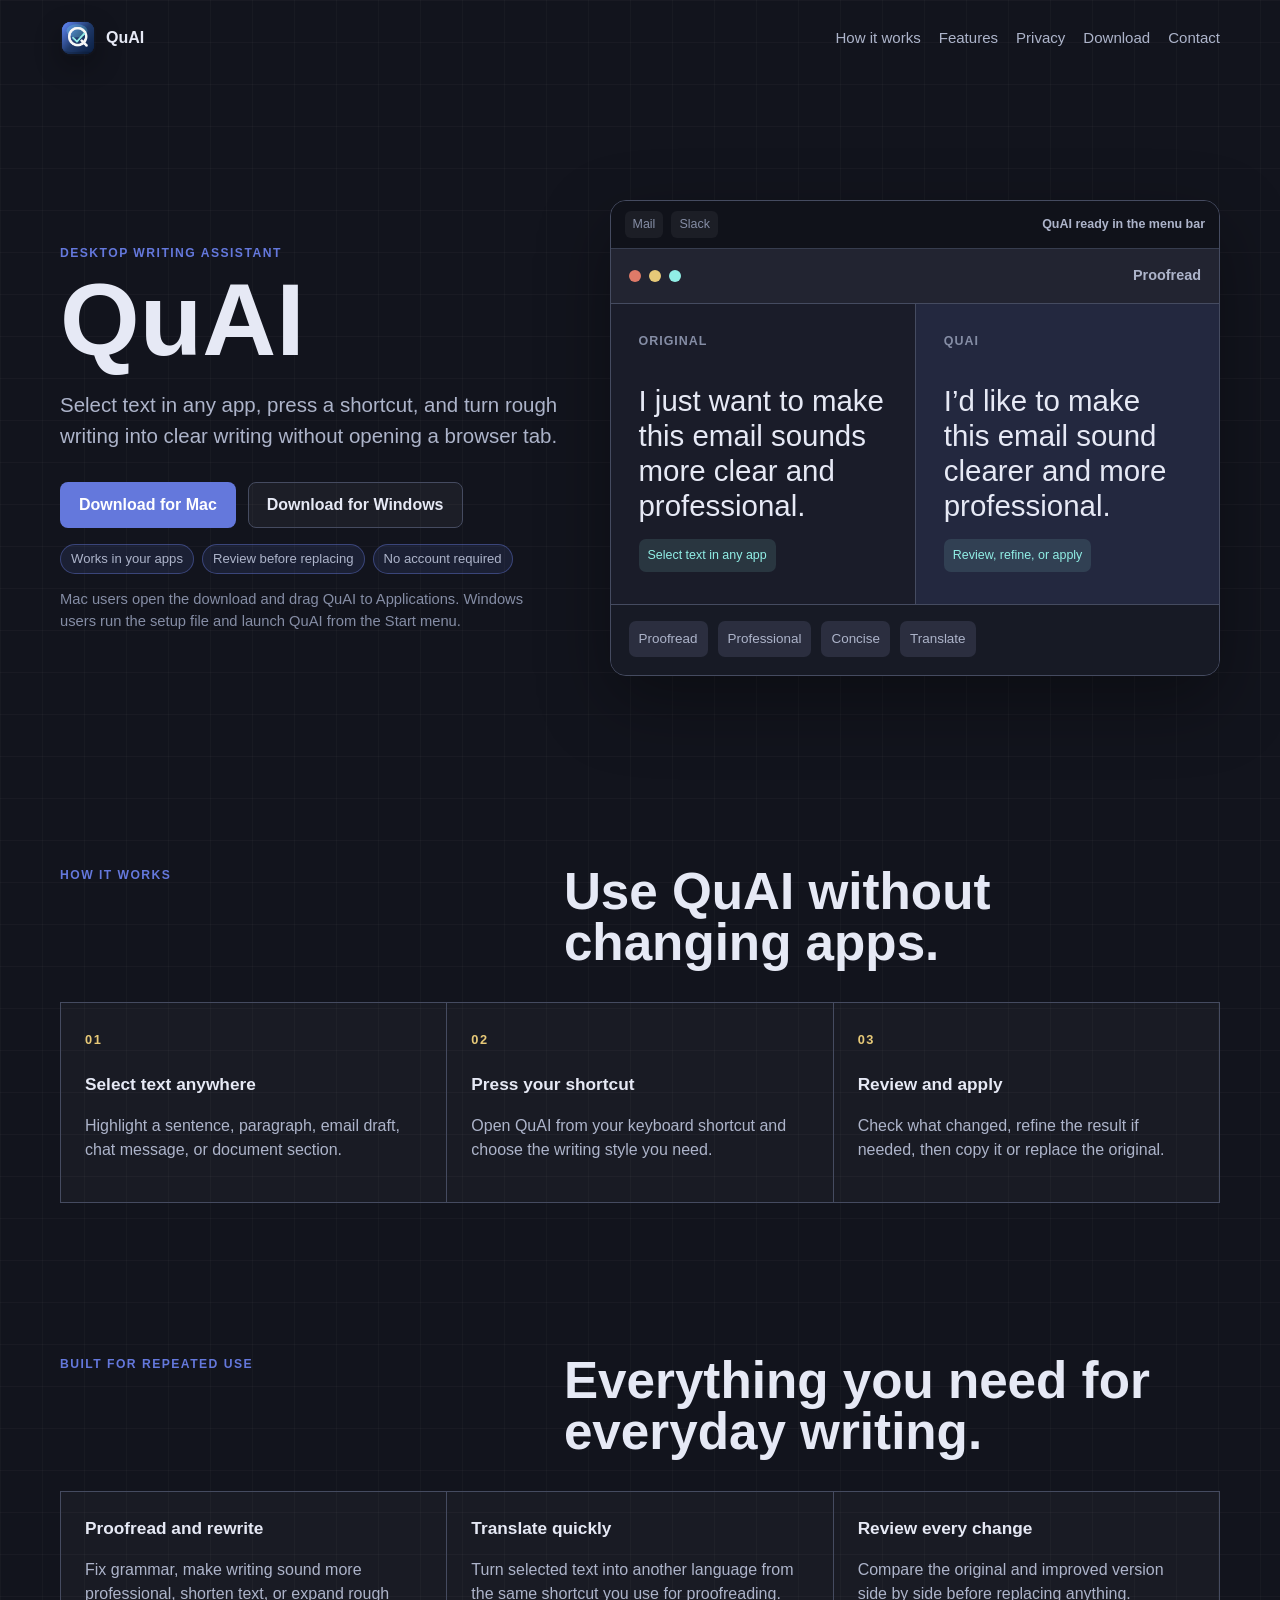
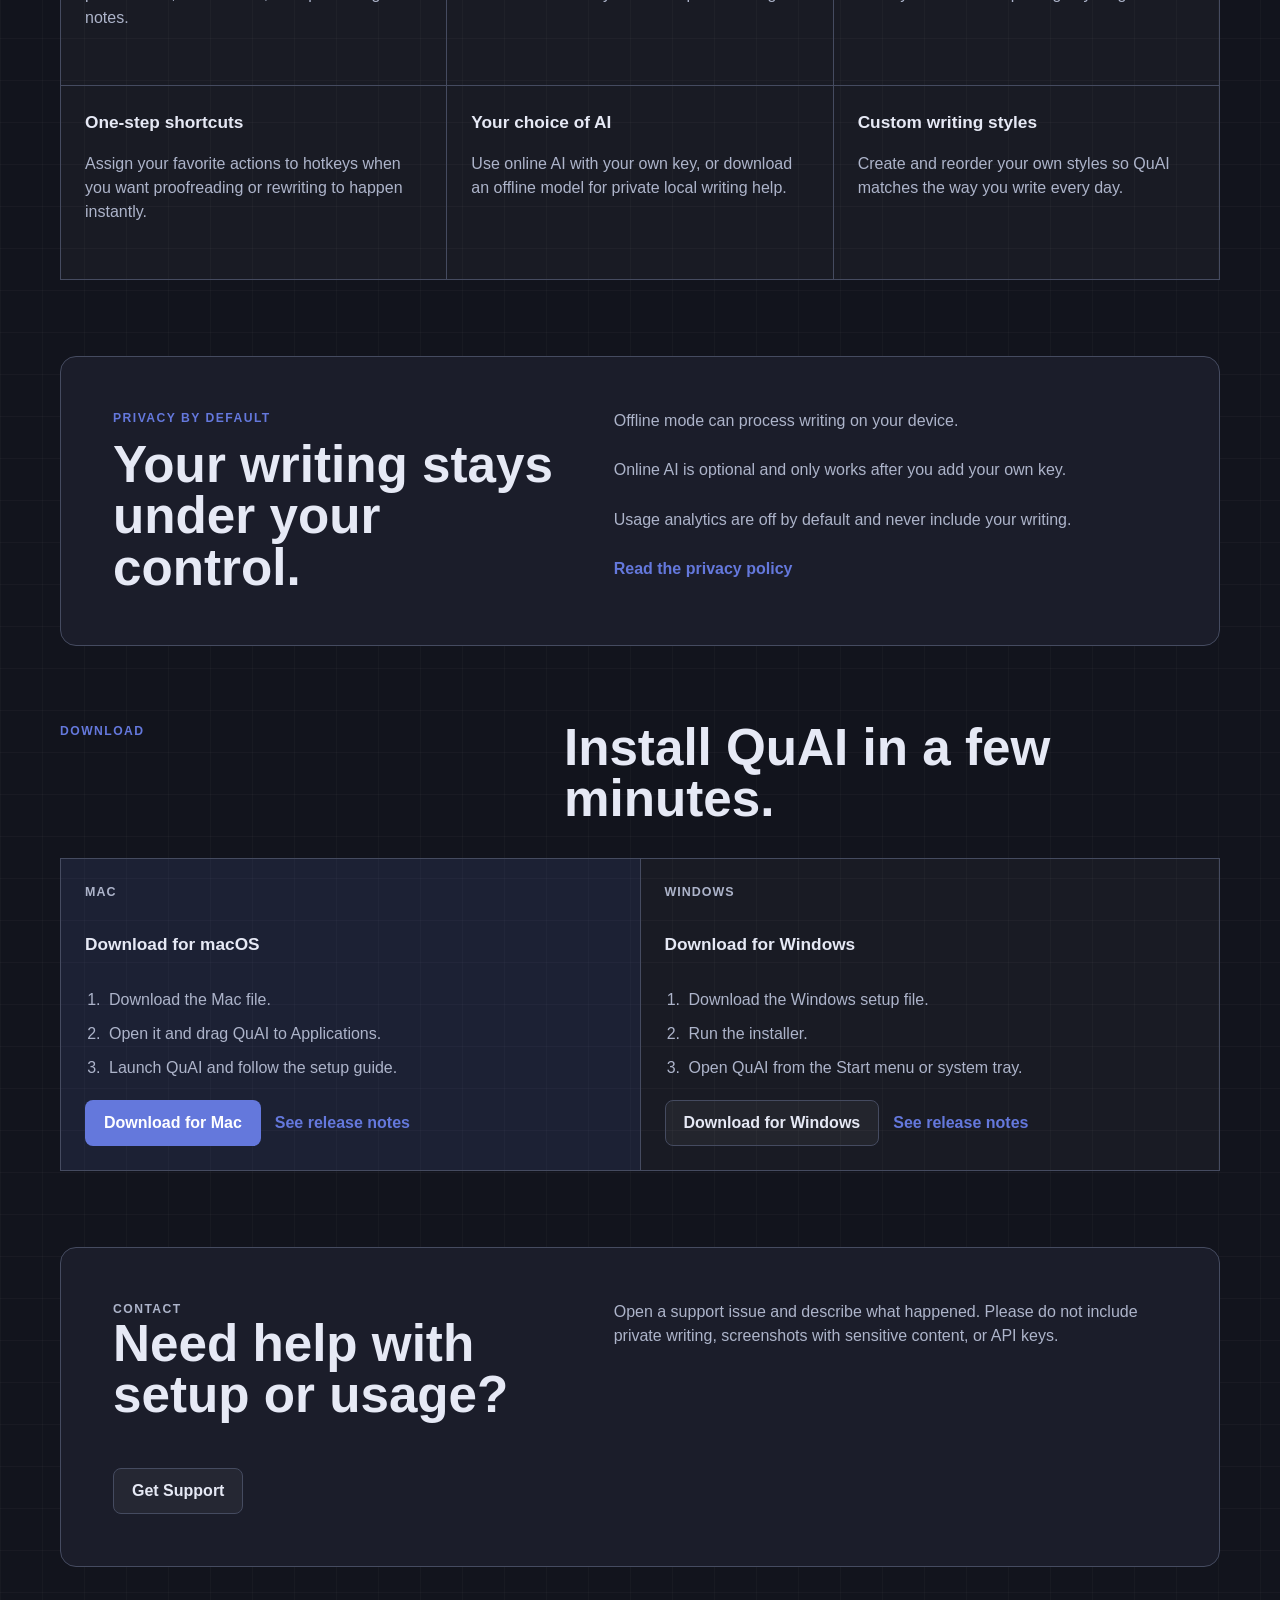
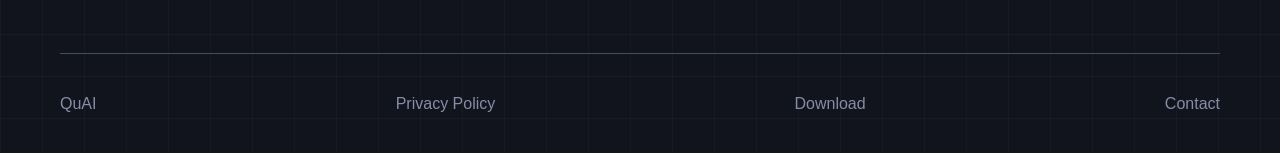
<file: index.html>
<!doctype html>
<html lang="en">
  <head>
    <meta charset="utf-8">
    <meta name="viewport" content="width=device-width, initial-scale=1">
    <title>QuAI - AI writing from any app</title>
    <meta
      name="description"
      content="QuAI is a desktop writing assistant for macOS and Windows. Select text in any app, press a shortcut, then proofread, rewrite, translate, or polish it."
    >
    <meta name="theme-color" content="#12141d">
    <meta property="og:title" content="QuAI - AI writing from any app">
    <meta property="og:description" content="Select text in any app, press a shortcut, then proofread, rewrite, translate, or polish it.">
    <meta property="og:type" content="website">
    <meta property="og:url" content="https://quai.leehack.com/">
    <meta property="og:image" content="https://quai.leehack.com/assets/quai-icon.png">
    <link rel="canonical" href="https://quai.leehack.com/">
    <link rel="icon" href="/assets/quai-icon.png">
    <link rel="apple-touch-icon" href="/assets/quai-icon.png">
    <link rel="stylesheet" href="/styles.css">
    <script type="application/ld+json">
      {
        "@context": "https://schema.org",
        "@type": "SoftwareApplication",
        "name": "QuAI",
        "applicationCategory": "ProductivityApplication",
        "operatingSystem": "macOS 14+, Windows",
        "description": "A desktop writing assistant for proofreading, rewriting, translating, and polishing selected text from any app.",
        "downloadUrl": "https://github.com/leehack/homebrew-quai/releases/latest",
        "privacyPolicy": "https://quai.leehack.com/privacy/"
      }
    </script>
  </head>
  <body>
    <header class="site-header">
      <a class="brand" href="/" aria-label="QuAI home">
        <img src="/assets/quai-icon.png" alt="" width="36" height="36">
        <span>QuAI</span>
      </a>
      <nav aria-label="Primary">
        <a href="#workflow">How it works</a>
        <a href="#features">Features</a>
        <a href="#privacy">Privacy</a>
        <a href="#download">Download</a>
        <a href="#contact">Contact</a>
      </nav>
    </header>

    <main>
      <section class="hero">
        <div class="hero-copy">
          <p class="eyebrow">Desktop writing assistant</p>
          <h1>QuAI</h1>
          <p class="lede">
            Select text in any app, press a shortcut, and turn rough writing
            into clear writing without opening a browser tab.
          </p>
          <div class="hero-actions" aria-label="Download options">
            <a class="button primary" href="https://github.com/leehack/homebrew-quai/releases/latest/download/QuAI-macos.dmg">Download for Mac</a>
            <a class="button secondary" href="https://github.com/leehack/homebrew-quai/releases/latest/download/QuAI-windows-x64-setup.exe">Download for Windows</a>
          </div>
          <div class="trust-row" aria-label="Release details">
            <span>Works in your apps</span>
            <span>Review before replacing</span>
            <span>No account required</span>
          </div>
          <p class="availability">
            Mac users open the download and drag QuAI to Applications. Windows
            users run the setup file and launch QuAI from the Start menu.
          </p>
        </div>

        <div class="product-visual" aria-label="QuAI correction preview">
          <div class="desktop-strip">
            <span>Mail</span>
            <span>Slack</span>
            <strong>QuAI ready in the menu bar</strong>
          </div>
          <div class="window-bar">
            <span></span>
            <span></span>
            <span></span>
            <strong>Proofread</strong>
          </div>
          <div class="diff-preview">
            <section>
              <p class="label">Original</p>
              <p>I just want to make this email sounds more clear and professional.</p>
              <mark>Select text in any app</mark>
            </section>
            <section>
              <p class="label">QuAI</p>
              <p>I’d like to make this email sound clearer and more professional.</p>
              <mark>Review, refine, or apply</mark>
            </section>
          </div>
          <div class="style-strip" aria-hidden="true">
            <span>Proofread</span>
            <span>Professional</span>
            <span>Concise</span>
            <span>Translate</span>
          </div>
        </div>
      </section>

      <section id="workflow" class="section workflow-section">
        <div class="section-heading">
          <p class="eyebrow">How it works</p>
          <h2>Use QuAI without changing apps.</h2>
        </div>
        <div class="workflow-grid">
          <article>
            <span class="step-number">01</span>
            <h3>Select text anywhere</h3>
            <p>Highlight a sentence, paragraph, email draft, chat message, or document section.</p>
          </article>
          <article>
            <span class="step-number">02</span>
            <h3>Press your shortcut</h3>
            <p>Open QuAI from your keyboard shortcut and choose the writing style you need.</p>
          </article>
          <article>
            <span class="step-number">03</span>
            <h3>Review and apply</h3>
            <p>Check what changed, refine the result if needed, then copy it or replace the original.</p>
          </article>
        </div>
      </section>

      <section id="features" class="section">
        <div class="section-heading">
          <p class="eyebrow">Built for repeated use</p>
          <h2>Everything you need for everyday writing.</h2>
        </div>
        <div class="feature-grid">
          <article>
            <h3>Proofread and rewrite</h3>
            <p>Fix grammar, make writing sound more professional, shorten text, or expand rough notes.</p>
          </article>
          <article>
            <h3>Translate quickly</h3>
            <p>Turn selected text into another language from the same shortcut you use for proofreading.</p>
          </article>
          <article>
            <h3>Review every change</h3>
            <p>Compare the original and improved version side by side before replacing anything.</p>
          </article>
          <article>
            <h3>One-step shortcuts</h3>
            <p>Assign your favorite actions to hotkeys when you want proofreading or rewriting to happen instantly.</p>
          </article>
          <article>
            <h3>Your choice of AI</h3>
            <p>Use online AI with your own key, or download an offline model for private local writing help.</p>
          </article>
          <article>
            <h3>Custom writing styles</h3>
            <p>Create and reorder your own styles so QuAI matches the way you write every day.</p>
          </article>
        </div>
      </section>

      <section id="privacy" class="privacy-band">
        <div>
          <p class="eyebrow">Privacy by default</p>
          <h2>Your writing stays under your control.</h2>
        </div>
        <div class="privacy-points">
          <p>Offline mode can process writing on your device.</p>
          <p>Online AI is optional and only works after you add your own key.</p>
          <p>Usage analytics are off by default and never include your writing.</p>
          <a href="/privacy/">Read the privacy policy</a>
        </div>
      </section>

      <section id="download" class="section">
        <div class="section-heading">
          <p class="eyebrow">Download</p>
          <h2>Install QuAI in a few minutes.</h2>
        </div>
        <div class="download-grid">
          <article class="download-card featured-download">
            <p class="platform">Mac</p>
            <h3>Download for macOS</h3>
            <ol class="install-steps">
              <li>Download the Mac file.</li>
              <li>Open it and drag QuAI to Applications.</li>
              <li>Launch QuAI and follow the setup guide.</li>
            </ol>
            <div class="download-actions">
              <a class="button primary" href="https://github.com/leehack/homebrew-quai/releases/latest/download/QuAI-macos.dmg">Download for Mac</a>
              <a class="text-link" href="https://github.com/leehack/homebrew-quai/releases/latest">See release notes</a>
            </div>
          </article>
          <article class="download-card">
            <p class="platform">Windows</p>
            <h3>Download for Windows</h3>
            <ol class="install-steps">
              <li>Download the Windows setup file.</li>
              <li>Run the installer.</li>
              <li>Open QuAI from the Start menu or system tray.</li>
            </ol>
            <div class="download-actions">
              <a class="button secondary" href="https://github.com/leehack/homebrew-quai/releases/latest/download/QuAI-windows-x64-setup.exe">Download for Windows</a>
              <a class="text-link" href="https://github.com/leehack/homebrew-quai/releases/latest">See release notes</a>
            </div>
          </article>
        </div>
      </section>

      <section id="contact" class="contact-band">
        <div>
          <p class="eyebrow">Contact</p>
          <h2>Need help with setup or usage?</h2>
        </div>
        <p>
          Open a support issue and describe what happened. Please do not include
          private writing, screenshots with sensitive content, or API keys.
        </p>
        <a class="button secondary" href="https://github.com/leehack/homebrew-quai/issues">Get Support</a>
      </section>
    </main>

    <footer class="site-footer">
      <span>QuAI</span>
      <a href="/privacy/">Privacy Policy</a>
      <a href="#download">Download</a>
      <a href="#contact">Contact</a>
    </footer>
  </body>
</html>
</file>
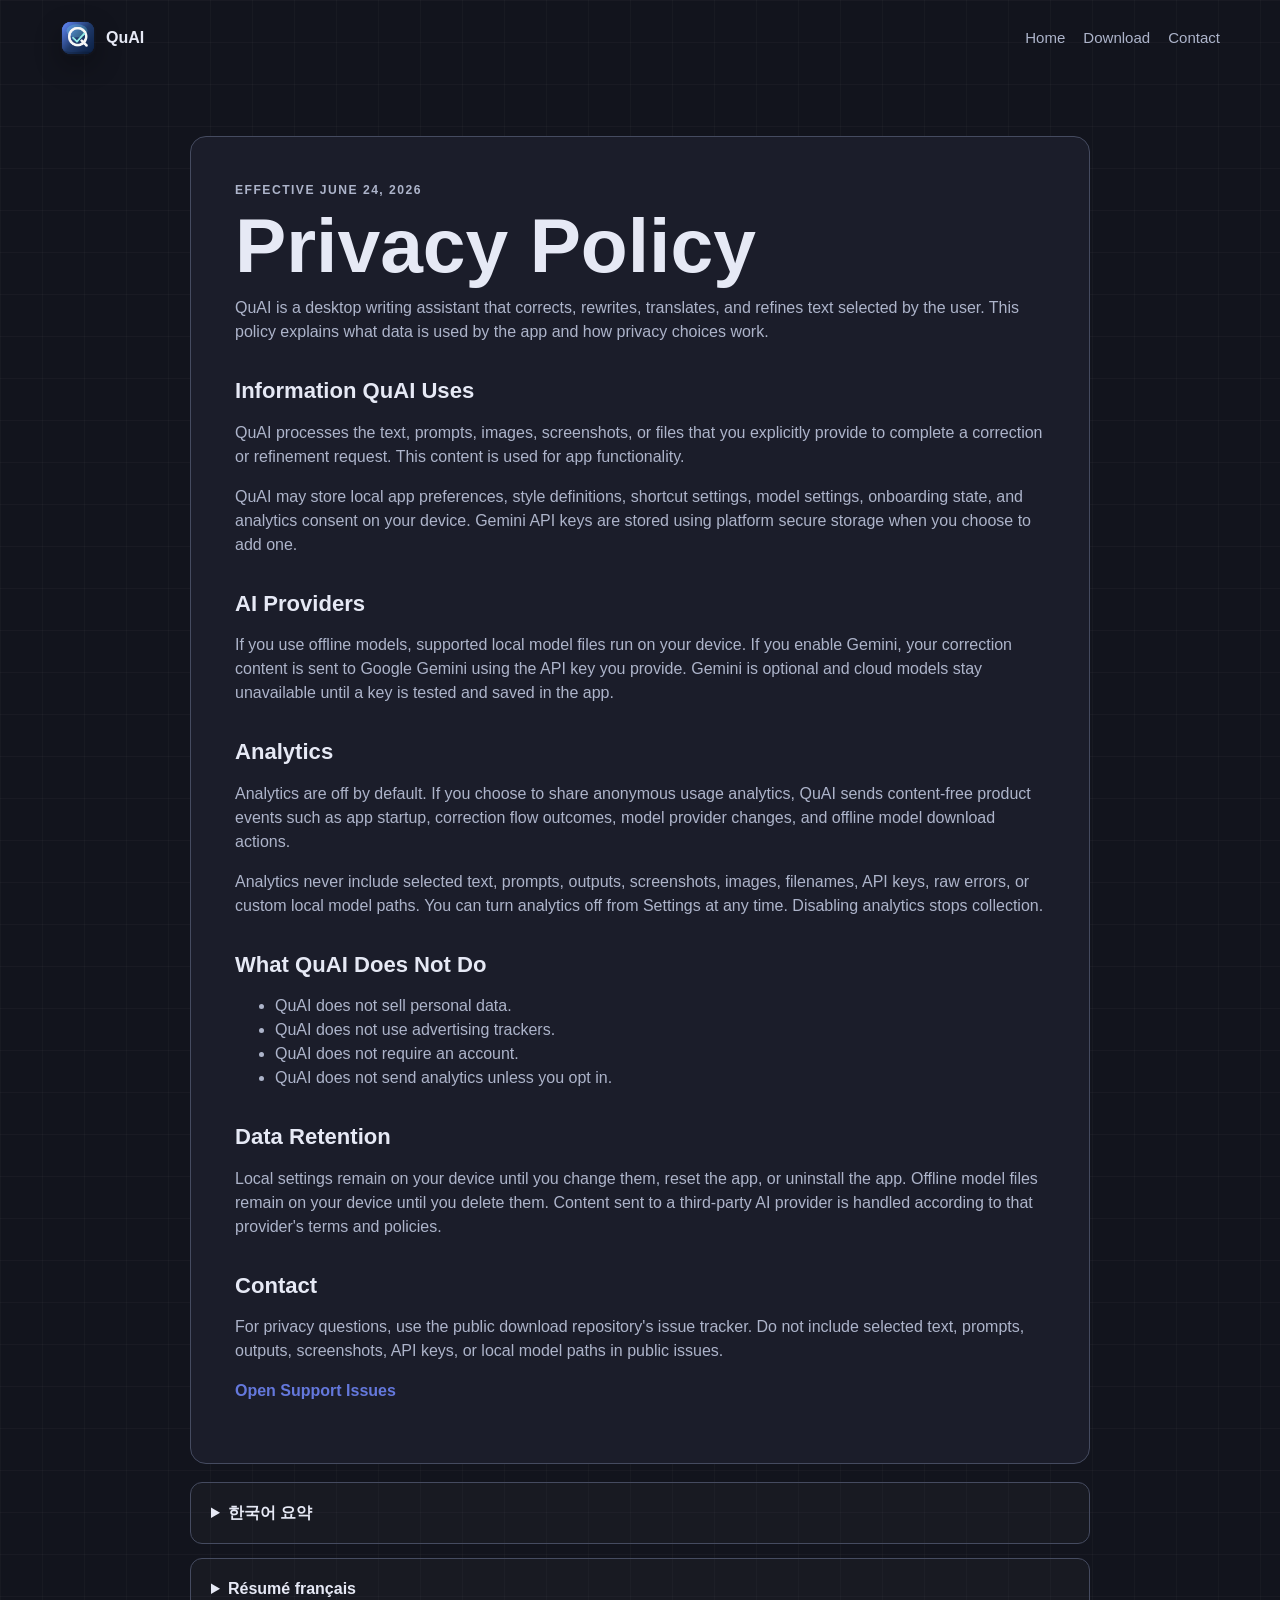
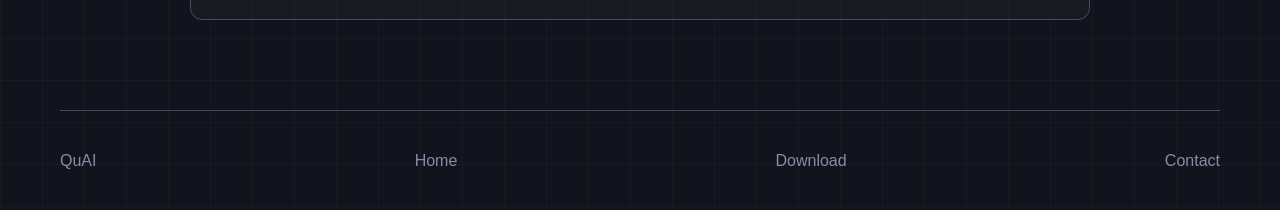
<file: privacy/index.html>
<!doctype html>
<html lang="en">
  <head>
    <meta charset="utf-8">
    <meta name="viewport" content="width=device-width, initial-scale=1">
    <title>QuAI Privacy Policy</title>
    <meta
      name="description"
      content="QuAI privacy policy for app functionality, optional Gemini use, local models, and opt-in content-free analytics."
    >
    <meta name="theme-color" content="#12141d">
    <link rel="icon" href="/assets/quai-icon.png">
    <link rel="stylesheet" href="/styles.css">
  </head>
  <body>
    <header class="site-header">
      <a class="brand" href="/" aria-label="QuAI home">
        <img src="/assets/quai-icon.png" alt="" width="36" height="36">
        <span>QuAI</span>
      </a>
      <nav aria-label="Primary">
        <a href="/">Home</a>
        <a href="/#download">Download</a>
        <a href="/#contact">Contact</a>
      </nav>
    </header>

    <main class="policy-shell">
      <article class="policy">
        <p class="eyebrow">Effective June 24, 2026</p>
        <h1>Privacy Policy</h1>
        <p>
          QuAI is a desktop writing assistant that corrects, rewrites, translates,
          and refines text selected by the user. This policy explains what data is
          used by the app and how privacy choices work.
        </p>

        <h2>Information QuAI Uses</h2>
        <p>
          QuAI processes the text, prompts, images, screenshots, or files that you
          explicitly provide to complete a correction or refinement request. This
          content is used for app functionality.
        </p>
        <p>
          QuAI may store local app preferences, style definitions, shortcut
          settings, model settings, onboarding state, and analytics consent on your
          device. Gemini API keys are stored using platform secure storage when you
          choose to add one.
        </p>

        <h2>AI Providers</h2>
        <p>
          If you use offline models, supported local model files run on your device.
          If you enable Gemini, your correction content is sent to Google Gemini
          using the API key you provide. Gemini is optional and cloud models stay
          unavailable until a key is tested and saved in the app.
        </p>

        <h2>Analytics</h2>
        <p>
          Analytics are off by default. If you choose to share anonymous usage
          analytics, QuAI sends content-free product events such as app startup,
          correction flow outcomes, model provider changes, and offline model
          download actions.
        </p>
        <p>
          Analytics never include selected text, prompts, outputs, screenshots,
          images, filenames, API keys, raw errors, or custom local model paths. You
          can turn analytics off from Settings at any time. Disabling analytics
          stops collection.
        </p>

        <h2>What QuAI Does Not Do</h2>
        <ul>
          <li>QuAI does not sell personal data.</li>
          <li>QuAI does not use advertising trackers.</li>
          <li>QuAI does not require an account.</li>
          <li>QuAI does not send analytics unless you opt in.</li>
        </ul>

        <h2>Data Retention</h2>
        <p>
          Local settings remain on your device until you change them, reset the
          app, or uninstall the app. Offline model files remain on your device until
          you delete them. Content sent to a third-party AI provider is handled
          according to that provider's terms and policies.
        </p>

        <h2>Contact</h2>
        <p>
          For privacy questions, use the public download repository's issue
          tracker. Do not include selected text, prompts, outputs, screenshots,
          API keys, or local model paths in public issues.
        </p>
        <p>
          <a href="https://github.com/leehack/homebrew-quai/issues">Open Support Issues</a>
        </p>
      </article>

      <section class="translations" aria-label="Localized summaries">
        <details>
          <summary>한국어 요약</summary>
          <p>
            QuAI는 사용자가 명시적으로 선택하거나 제공한 텍스트, 지시문, 이미지,
            스크린샷 또는 파일만 교정 기능을 위해 사용합니다. 오프라인 모델은
            기기에서 실행되며, Gemini는 사용자가 직접 추가하고 검증한 API 키가
            있을 때만 사용됩니다.
          </p>
          <p>
            분석은 기본적으로 꺼져 있습니다. 사용자가 동의한 경우에도 선택한
            텍스트, 프롬프트, 출력, 이미지, 파일 이름, API 키, 원시 오류 또는
            사용자 지정 로컬 모델 경로는 분석으로 전송되지 않습니다.
          </p>
        </details>
        <details>
          <summary>Résumé français</summary>
          <p>
            QuAI utilise uniquement le texte, les instructions, les images, les
            captures d'écran ou les fichiers que vous fournissez explicitement pour
            effectuer une correction. Les modèles hors ligne s'exécutent sur votre
            appareil, et Gemini n'est utilisé que si vous ajoutez et vérifiez votre
            propre clé API.
          </p>
          <p>
            Les analyses sont désactivées par défaut. Même si vous les activez,
            elles n'incluent jamais le texte sélectionné, les prompts, les sorties,
            les images, les noms de fichiers, les clés API, les erreurs brutes ou
            les chemins de modèles locaux personnalisés.
          </p>
        </details>
      </section>
    </main>

    <footer class="site-footer">
      <span>QuAI</span>
      <a href="/">Home</a>
      <a href="/#download">Download</a>
      <a href="/#contact">Contact</a>
    </footer>
  </body>
</html>
</file>
<file: styles.css>
:root {
  color-scheme: dark;
  --bg: #12141d;
  --bg-soft: #171a25;
  --surface: #1b1d2a;
  --surface-2: #2b2e3f;
  --text: #e6e9f5;
  --muted: #adb4ca;
  --quiet: #858da5;
  --line: #454b60;
  --accent: #6478dc;
  --accent-ink: #ffffff;
  --success: #2e7d32;
  --warm: #e7c978;
  --coral: #df7a68;
  --aqua: #91efe6;
  --steel: #8ea0f0;
  --shadow: 0 26px 70px rgba(0, 0, 0, 0.34);
  font-family: ui-sans-serif, -apple-system, BlinkMacSystemFont, "Segoe UI", sans-serif;
}

* {
  box-sizing: border-box;
}

html {
  scroll-behavior: smooth;
}

body {
  margin: 0;
  background:
    linear-gradient(rgba(255, 255, 255, 0.026) 1px, transparent 1px),
    linear-gradient(90deg, rgba(255, 255, 255, 0.022) 1px, transparent 1px),
    var(--bg);
  background-size: 42px 42px;
  color: var(--text);
  line-height: 1.5;
}

a {
  color: inherit;
}

h1,
h2,
h3,
p {
  overflow-wrap: anywhere;
}

h1 {
  max-width: 760px;
  margin: 0;
  font-size: clamp(4rem, 8vw, 7.5rem);
  line-height: 0.9;
  letter-spacing: 0;
}

h2 {
  margin: 0;
  font-size: clamp(2rem, 4vw, 3.6rem);
  line-height: 1;
  letter-spacing: 0;
}

h3 {
  margin: 0 0 10px;
  font-size: 1.08rem;
}

.site-header,
.site-footer {
  width: min(1160px, calc(100% - 40px));
  margin: 0 auto;
  display: flex;
  align-items: center;
  justify-content: space-between;
  gap: 24px;
}

.site-header {
  min-height: 76px;
  position: relative;
  z-index: 3;
}

.brand {
  display: inline-flex;
  align-items: center;
  gap: 10px;
  font-weight: 780;
  text-decoration: none;
  letter-spacing: 0;
}

.brand img {
  border-radius: 10px;
  box-shadow: 0 10px 26px rgba(0, 0, 0, 0.28);
}

nav {
  display: flex;
  align-items: center;
  gap: 18px;
  color: var(--muted);
  font-size: 0.94rem;
}

nav a,
.site-footer a,
.privacy-points a,
.contact-band a,
.policy a,
.translations a {
  text-decoration: none;
}

nav a:hover,
.site-footer a:hover,
.privacy-points a:hover,
.contact-band a:hover,
.policy a:hover,
.translations a:hover {
  color: var(--accent);
}

.hero {
  width: min(1160px, calc(100% - 40px));
  min-height: calc(92vh - 76px);
  margin: 0 auto;
  display: grid;
  grid-template-columns: minmax(0, 0.9fr) minmax(410px, 1.1fr);
  align-items: center;
  gap: 50px;
  padding: 30px 0 58px;
}

.eyebrow {
  margin: 0 0 12px;
  color: var(--accent);
  font-size: 0.76rem;
  font-weight: 780;
  letter-spacing: 0.12em;
  text-transform: uppercase;
}

.lede {
  max-width: 620px;
  margin: 24px 0 0;
  color: var(--muted);
  font-size: clamp(1.08rem, 2vw, 1.28rem);
}

.hero-actions {
  display: flex;
  flex-wrap: wrap;
  gap: 12px;
  margin-top: 30px;
}

.button {
  display: inline-flex;
  align-items: center;
  justify-content: center;
  min-height: 46px;
  padding: 0 18px;
  border-radius: 8px;
  border: 1px solid var(--line);
  font-weight: 780;
  text-decoration: none;
  white-space: nowrap;
}

.button.primary {
  border-color: transparent;
  background: var(--accent);
  color: var(--accent-ink);
}

.button.secondary {
  color: var(--text);
  background: rgba(255, 255, 255, 0.045);
}

.button:hover {
  transform: translateY(-1px);
  transition: transform 160ms ease, border-color 160ms ease, background 160ms ease;
}

.button.disabled {
  color: var(--quiet);
  background: rgba(255, 255, 255, 0.035);
  cursor: default;
}

.availability {
  margin: 14px 0 0;
  color: var(--quiet);
  font-size: 0.92rem;
}

.trust-row {
  display: flex;
  flex-wrap: wrap;
  gap: 8px;
  margin-top: 16px;
}

.trust-row span {
  display: inline-flex;
  align-items: center;
  min-height: 30px;
  padding: 0 10px;
  border: 1px solid rgba(100, 120, 220, 0.42);
  border-radius: 999px;
  background: rgba(100, 120, 220, 0.12);
  color: var(--muted);
  font-size: 0.82rem;
}

.product-visual {
  border: 1px solid var(--line);
  border-radius: 16px;
  background: rgba(27, 29, 42, 0.96);
  box-shadow: var(--shadow);
  overflow: hidden;
}

.desktop-strip {
  display: grid;
  grid-template-columns: auto auto 1fr;
  gap: 8px;
  align-items: center;
  padding: 10px 14px;
  border-bottom: 1px solid rgba(69, 75, 96, 0.75);
  background: #10121a;
  color: var(--quiet);
  font-size: 0.78rem;
}

.desktop-strip span {
  padding: 4px 8px;
  border-radius: 6px;
  background: rgba(255, 255, 255, 0.05);
}

.desktop-strip strong {
  justify-self: end;
  color: var(--muted);
  font-weight: 720;
}

.window-bar {
  display: grid;
  grid-template-columns: 12px 12px 12px 1fr;
  gap: 8px;
  align-items: center;
  padding: 16px 18px;
  border-bottom: 1px solid var(--line);
  background: rgba(255, 255, 255, 0.035);
}

.window-bar span {
  width: 12px;
  height: 12px;
  border-radius: 999px;
  background: #6d748e;
}

.window-bar span:first-child {
  background: var(--coral);
}

.window-bar span:nth-child(2) {
  background: var(--warm);
}

.window-bar span:nth-child(3) {
  background: var(--aqua);
}

.window-bar strong {
  justify-self: end;
  color: var(--muted);
  font-size: 0.9rem;
}

.diff-preview {
  display: grid;
  grid-template-columns: 1fr 1fr;
  min-height: 300px;
}

.diff-preview section {
  padding: 28px;
  display: grid;
  align-content: start;
  gap: 16px;
}

.diff-preview section + section {
  border-left: 1px solid var(--line);
  background: rgba(100, 120, 220, 0.12);
}

.label,
.platform {
  margin: 0 0 18px;
  color: var(--quiet);
  font-size: 0.78rem;
  font-weight: 780;
  letter-spacing: 0.08em;
  text-transform: uppercase;
}

.diff-preview section > p:not(.label) {
  margin: 0;
  font-size: clamp(1.34rem, 2.3vw, 1.95rem);
  line-height: 1.18;
}

.diff-preview mark {
  justify-self: start;
  padding: 7px 9px;
  border-radius: 7px;
  background: rgba(145, 239, 230, 0.12);
  color: var(--aqua);
  font-size: 0.78rem;
}

.style-strip {
  display: flex;
  flex-wrap: wrap;
  gap: 10px;
  padding: 16px 18px 18px;
  border-top: 1px solid var(--line);
  background: var(--bg-soft);
}

.style-strip span {
  padding: 8px 10px;
  border-radius: 7px;
  background: var(--surface-2);
  color: var(--muted);
  font-size: 0.84rem;
}

.section {
  width: min(1160px, calc(100% - 40px));
  margin: 0 auto;
  padding: 76px 0;
}

.section-heading {
  display: grid;
  grid-template-columns: 0.82fr 1.18fr;
  gap: 48px;
  align-items: start;
  margin-bottom: 34px;
}

.feature-grid,
.download-grid,
.workflow-grid {
  display: grid;
  border-top: 1px solid var(--line);
  border-left: 1px solid var(--line);
}

.feature-grid {
  grid-template-columns: repeat(3, minmax(0, 1fr));
}

.workflow-grid {
  grid-template-columns: repeat(3, minmax(0, 1fr));
}

.download-grid {
  grid-template-columns: repeat(2, minmax(0, 1fr));
}

.feature-grid article,
.workflow-grid article,
.download-card {
  min-height: 194px;
  padding: 24px;
  border-right: 1px solid var(--line);
  border-bottom: 1px solid var(--line);
  background: rgba(255, 255, 255, 0.03);
}

.feature-grid p,
.workflow-grid p,
.download-card p,
.policy p,
.translations p {
  color: var(--muted);
}

.workflow-section {
  padding-top: 38px;
}

.step-number {
  display: inline-flex;
  margin-bottom: 22px;
  color: var(--warm);
  font-size: 0.8rem;
  font-weight: 820;
  letter-spacing: 0.12em;
}

.download-card {
  display: grid;
  align-content: start;
  gap: 12px;
}

.download-card .button,
.download-card .text-link {
  justify-self: start;
}

.featured-download {
  background: rgba(100, 120, 220, 0.12);
}

.install-steps {
  display: grid;
  gap: 10px;
  margin: 8px 0 4px;
  padding-left: 20px;
  color: var(--muted);
}

.install-steps li {
  padding-left: 4px;
}

.download-actions {
  display: flex;
  flex-wrap: wrap;
  gap: 14px;
  align-items: center;
  margin-top: 4px;
}

.text-link {
  color: var(--accent);
  font-weight: 760;
  text-decoration: none;
}

.privacy-band,
.contact-band {
  width: min(1160px, calc(100% - 40px));
  margin: 0 auto;
  display: grid;
  grid-template-columns: minmax(0, 0.9fr) minmax(0, 1.1fr);
  gap: 48px;
  padding: 52px;
  border: 1px solid var(--line);
  border-radius: 16px;
  background: var(--surface);
}

.contact-band {
  margin-bottom: 86px;
}

.privacy-points {
  display: grid;
  gap: 14px;
}

.privacy-points p,
.contact-band p {
  margin: 0;
  color: var(--muted);
}

.privacy-points a,
.contact-band a,
.policy a,
.translations a {
  color: var(--accent);
  font-weight: 760;
}

.contact-band .button {
  justify-self: start;
}

.site-footer {
  min-height: 100px;
  border-top: 1px solid var(--line);
  color: var(--quiet);
}

.policy-shell {
  width: min(900px, calc(100% - 40px));
  margin: 0 auto;
  padding: 60px 0 90px;
}

.policy {
  padding: 44px;
  border: 1px solid var(--line);
  border-radius: 16px;
  background: var(--surface);
}

.policy h1,
.not-found h1 {
  font-size: clamp(2.7rem, 6vw, 5.4rem);
}

.policy h2 {
  margin-top: 34px;
  font-size: 1.38rem;
  line-height: 1.2;
}

.policy ul {
  color: var(--muted);
}

.translations {
  display: grid;
  gap: 14px;
  margin-top: 18px;
}

details {
  border: 1px solid var(--line);
  border-radius: 12px;
  background: rgba(255, 255, 255, 0.025);
}

summary {
  cursor: pointer;
  padding: 18px 20px;
  font-weight: 760;
}

details p {
  margin: 0;
  padding: 0 20px 20px;
}

.not-found {
  min-height: 100vh;
  width: min(520px, calc(100% - 40px));
  margin: 0 auto;
  display: grid;
  place-content: center;
  justify-items: start;
  gap: 16px;
}

.not-found p {
  color: var(--muted);
}

@media (max-width: 900px) {
  .site-header,
  .site-footer {
    align-items: flex-start;
    flex-direction: column;
    justify-content: center;
    padding: 18px 0;
  }

  nav {
    flex-wrap: wrap;
  }

  .hero,
  .section-heading,
  .privacy-band,
  .contact-band {
    grid-template-columns: 1fr;
  }

  .hero {
    min-height: auto;
    padding-top: 28px;
  }

  .product-visual,
  .privacy-band,
  .contact-band,
  .policy {
    border-radius: 12px;
  }

  .feature-grid,
  .workflow-grid,
  .download-grid,
  .diff-preview {
    grid-template-columns: 1fr;
  }

  .diff-preview section + section {
    border-left: 0;
    border-top: 1px solid var(--line);
  }

  .privacy-band,
  .contact-band,
  .policy {
    padding: 28px;
  }
}

@media (max-width: 520px) {
  .site-header,
  .site-footer,
  .hero,
  .section,
  .privacy-band,
  .contact-band,
  .policy-shell {
    width: min(100% - 28px, 1160px);
  }

  h1 {
    font-size: clamp(3.6rem, 22vw, 5rem);
  }

  .hero-actions {
    flex-direction: column;
  }

  nav {
    display: grid;
    grid-template-columns: repeat(3, max-content);
    column-gap: 16px;
    row-gap: 8px;
    font-size: 0.84rem;
  }

  .desktop-strip {
    grid-template-columns: 1fr;
  }

  .desktop-strip strong {
    justify-self: start;
  }

  .button {
    width: 100%;
    white-space: normal;
    text-align: center;
  }
}
</file>
